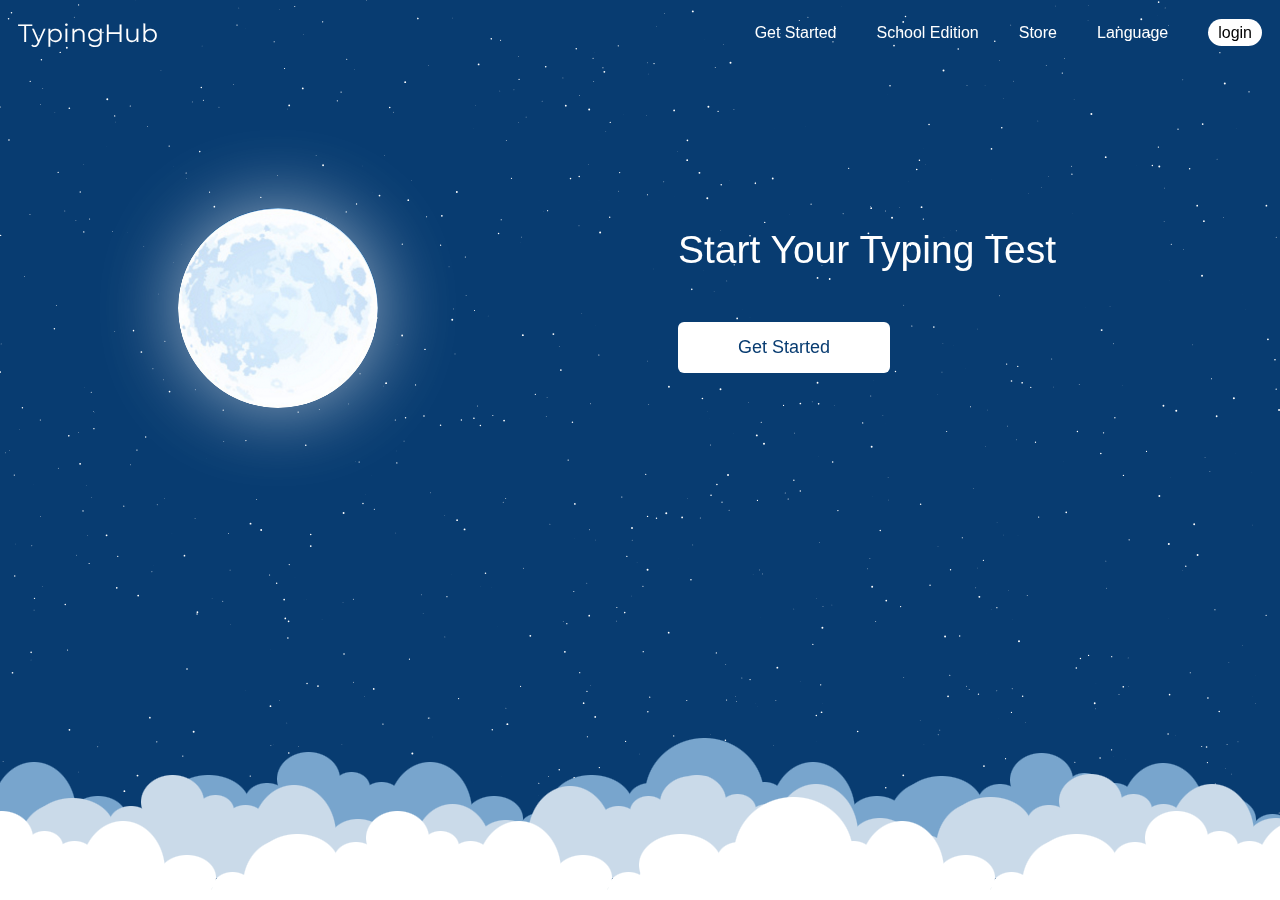
<file: index.html>
<!DOCTYPE html>
<html>
  <head>
    <meta charset="utf-8" />
    <meta http-equiv="X-UA-Compatible" content="IE=edge" />
    <meta name="viewport" content="width=device-width, initial-scale=1.0" />
    <title>Typingtest</title>
    <link rel="stylesheet" href="css/start.css" />
    <link rel="preconnect" href="https://fonts.googleapis.com" />
    <link rel="preconnect" href="https://fonts.gstatic.com" crossorigin />
    <link
      href="https://fonts.googleapis.com/css2?family=Cairo:wght@300;400;700&family=Jomhuria&family=Montserrat:wght@800&family=Open+Sans:wght@300;500;700&family=Roboto:wght@300;400;700&display=swap"
      rel="stylesheet"
    />
  </head>
  <body>
    <canvas id="canvas"></canvas>
    <div class="header">
      <div class="logo">TypingHub</div>
      <ul>
        <li><a href="#">Get Started</a></li>
        <li><a href="#">School Edition</a></li>
        <li><a href="#">Store</a></li>
        <li><a href="#">Language</a></li>
        <li class="login"><a href="#">login</a></li>
      </ul>
    </div>
    <div class="center" id="center">
      <img src="imgs/moon.png" alt="" />
      <div class="info">
        <p>Start Your Typing Test</p>
        <a class="start-btn" href="test.html">Get Started</a>
      </div>
    </div>
    <div class="clouds">
      <div class="cloud1"></div>
      <div class="cloud2"></div>
      <div class="cloud3"></div>
    </div>
    <script src="js/start.js"></script>
  </body>
</html>
</file>
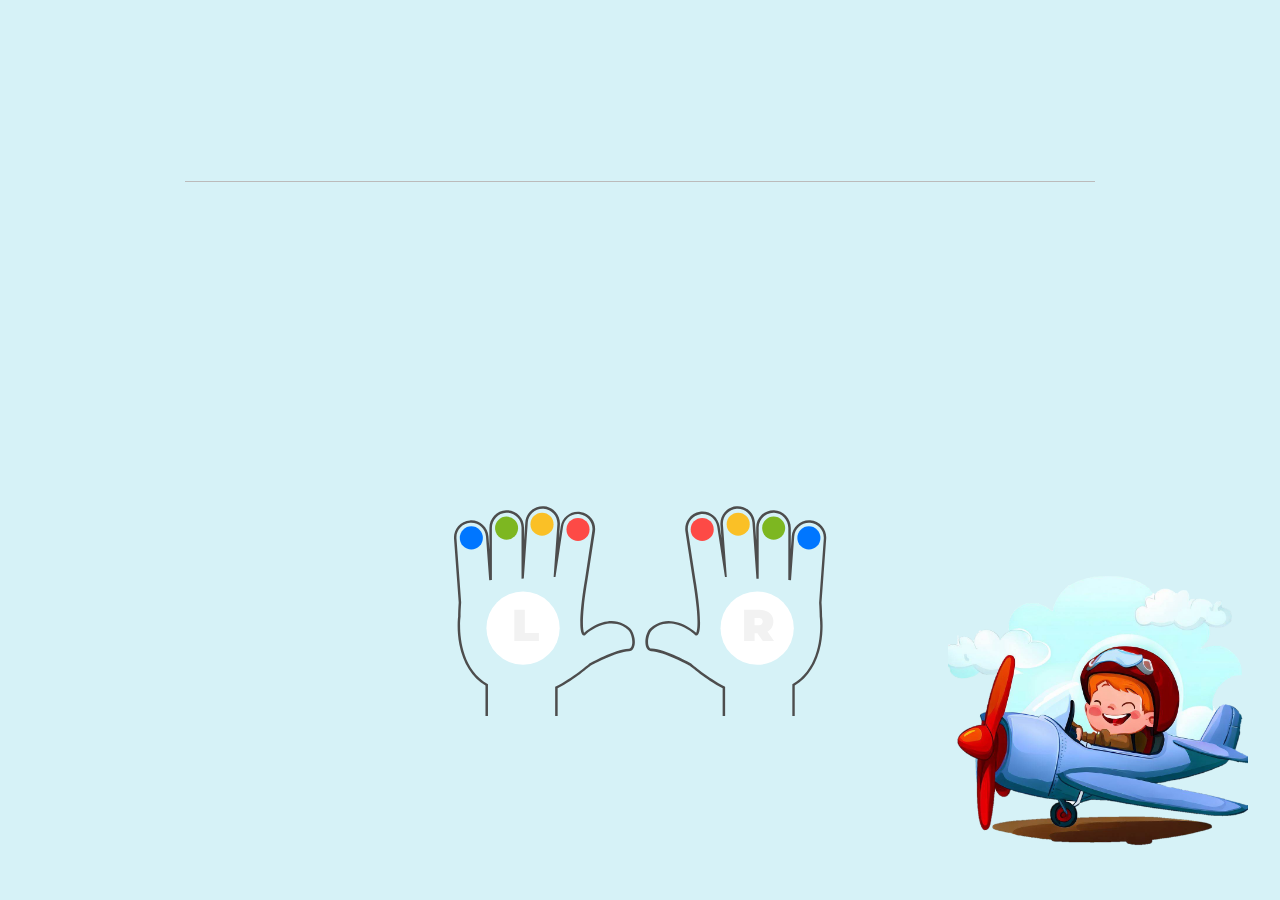
<file: test.html>
<!DOCTYPE html>
<html lang="en">
  <head>
    <meta charset="UTF-8" />
    <meta http-equiv="X-UA-Compatible" content="IE=edge" />
    <meta name="viewport" content="width=device-width, initial-scale=1.0" />
    <link rel="stylesheet" href="css/normalize.css" />

    <link rel="preconnect" href="https://fonts.googleapis.com" />
    <link rel="preconnect" href="https://fonts.gstatic.com" crossorigin />
    <link
      href="https://fonts.googleapis.com/css?family=Droid+Sans+Mono%7CMontserrat:800%7CRubik:300,400,700%7CRoboto+Mono:400"
      rel="stylesheet"
    />
    <link rel="preconnect" href="https://fonts.googleapis.com" />
    <link rel="preconnect" href="https://fonts.gstatic.com" crossorigin />
    <link
      href="https://fonts.googleapis.com/css2?family=Cairo:wght@300;400;700&family=Jomhuria&family=Montserrat:wght@800&family=Open+Sans:wght@300;500;700&family=Roboto:wght@300;400;700&family=Sofia+Sans+Condensed:wght@800&display=swap"
      rel="stylesheet"
    />
    <link rel="stylesheet" href="css/main.css" />
    <link rel="stylesheet" href="css/all.min.css" />
    <title>Typingtest</title>
  </head>
  <body>
    <div class="test-div">
      <div class="box">
        <div class="container"></div>
        <div class="range"></div>
      </div>
      <div class="hands">
        <img src="imgs/k_hands_en.svg" alt="" />
        <div class="left-hand">
          <div class="finger1">
            <img src="imgs/finger1.svg" alt="" />
          </div>
          <div class="finger2">
            <img src="imgs/finger2.svg" alt="" />
          </div>
          <div class="finger3">
            <img src="imgs/finger3.svg" alt="" />
          </div>
          <div class="finger4">
            <img src="imgs/finger4.svg" alt="" />
          </div>
          <div class="finger5">
            <img src="imgs/finger5.svg" alt="" />
          </div>
        </div>
        <div class="right-hand">
          <div class="finger6">
            <img src="imgs/finger6.svg" alt="" />
          </div>
          <div class="finger7">
            <img src="imgs/finger7.svg" alt="" />
          </div>
          <div class="finger8">
            <img src="imgs/finger8.svg" alt="" />
          </div>
          <div class="finger9">
            <img src="imgs/finger9.svg" alt="" />
          </div>
          <div class="finger10">
            <img src="imgs/finger10.svg" alt="" />
          </div>
        </div>
      </div>
      <div class="plane">
        <div class="info">
          <div class="speed">
            <span>speed</span>
            <span class="fast">14</span>
          </div>
          <div class="accuracy">
            <span>accuracy</span>
            <span class="percentage">100%</span>
          </div>
        </div>
        <img src="imgs/plane-boy.png" alt="" />
      </div>
      <div class="paload">
        <div class="box">
          <p>Please focus on your accuracy and try again.</p>
          <span>Restart lesson</span>
        </div>
      </div>
    </div>
    <div class="result-div">
      <div class="stars">
        <!-- <img src="imgs/done.png" class="done star3" alt="" />
        <img src="imgs/done.png" class="done star4" alt="" />
        <img src="imgs/not-done.png" class="not-done star5" alt="" /> -->
      </div>
      <div class="statics">
        <div class="accuracy">
          <div class="details">
            <div class="box">99%</div>
          </div>
        </div>
        <div class="time">
          <div class="time-num">
            <span class="time-result">1:32</span>
            <span class="minutes">min:seconds</span>
          </div>
        </div>
        <div class="speed-main">
          <div class="speed-statics">
            <div class="speed-num">
              <span class="speed-result">38</span><span class="wpm">wpm</span>
            </div>
          </div>
        </div>
      </div>
      <div class="footer">
        <span class="try-again">Try again</span>
      </div>
    </div>
    <script src="js/main.js"></script>
  </body>
</html>
</file>
<file: css/start.css>
* {
  box-sizing: border-box;
}
body {
  background-color: rgb(8, 60, 113);
  overflow: hidden;
}
canvas {
  width: 100%;
  height: 100%;
  top: 0;
  left: 0;
  position: absolute;
  z-index: -1;
}

/* start header  */
.header {
  display: flex;
  max-width: 100%;
  justify-content: space-between;

  align-items: center;
  color: white;
  padding: 10px;
}
@media (max-width: 767px) {
  .header {
    max-width: 100%;
  }
}
.header .logo {
  font-family: "Montserrat";
  font-size: 25px;
}
.header ul {
  flex: 1;
  display: flex;
  justify-content: end;
  align-items: center;
  list-style: none;
  margin: 0;
  gap: 40px;
}
@media (max-width: 767px) {
  .header ul {
    width: 50px;
  }
}

@media (max-width: 767px) {
  .header ul li:not(.login) a {
    display: none;
  }
}
.header ul li a {
  color: white;
  font-size: 16px;
  font-weight: 400;
  text-decoration: none;
  font-family: "Lato", "Helvetica Neue", Helvetica, Arial, sans-serif;
  cursor: pointer;
}
.header ul li a:hover {
  text-decoration: underline;
}
.header ul .login a {
  background-color: white;
  padding: 5px 10px;
  color: black;
  border-radius: 15px;
  -webkit-border-radius: 15px;
  -moz-border-radius: 15px;
  -ms-border-radius: 15px;
  -o-border-radius: 15px;
}

/* end header  */

/* start center  */
.center {
  display: flex;
  align-items: center;
  margin-top: 150px;
  gap: 300px;
}
@media (max-width: 767px) {
  .center {
    flex-direction: column;
    justify-content: flex-end;
    align-items: flex-start;
    gap: 20px;
    margin-top: 11px;
  }
}
.center img {
  width: 200px;
  margin-left: 170px;
  border-radius: 50%;
  box-shadow: 0 0 80px rgba(255, 255, 255, 0.6);
  -webkit-border-radius: 50%;
  -moz-border-radius: 50%;
  -ms-border-radius: 50%;
  -o-border-radius: 50%;
}
@media (max-width: 767px) {
  .center img {
    margin-left: 80px;
  }
}
.center .info {
  display: flex;
  flex-direction: column;
  font-family: "Lato", "Helvetica Neue", Helvetica, Arial, sans-serif;
  color: white;
  height: 200px;
}
@media (max-width: 767px) {
  .center .info {
    margin: 20px;
  }
}
.center .info p {
  font-size: 39px;
  margin: 20px 0 50px;
  padding-right: 5px;

  border-right: 2px solid transparent;

  animation: flashing 0.3s infinite;
  -webkit-animation: flashing 0.8s infinite;
}
.center .info a {
  background-color: white;
  cursor: pointer;
  color: rgb(8, 60, 113);
  padding: 15px 60px;
  border-radius: 6px;
  -webkit-border-radius: 6px;
  -moz-border-radius: 6px;
  -ms-border-radius: 6px;
  -o-border-radius: 6px;
  width: fit-content;
  font-size: 18px;
  transition: 0.3s;
  -webkit-transition: 0.3s;
  -moz-transition: 0.3s;
  -ms-transition: 0.3s;
  -o-transition: 0.3s;
  text-decoration: none;
}
.center .info a:hover {
  box-shadow: 0 0 80px rgb(70, 129, 129);
}
/* end center  */
/* start clouds  */
.clouds div {
  position: absolute;
}

.cloud1,
.cloud2,
.cloud3 {
  width: 100%;
  height: 120px;
}
.cloud1 {
  background-image: url("../imgs/clouds3.png");
  left: 0;
  background-repeat: repeat-x;
  background-size: cover;
  animation: cloud1 600s linear;
  -webkit-animation: cloud1 600s linear;
  transition: 0.3;
  -webkit-transition: 0.3;
  -moz-transition: 0.3;
  -ms-transition: 0.3;
  -o-transition: 0.3;
  bottom: 44px;
  z-index: 1;
}
.cloud2 {
  background-image: url("../imgs/clouds1.png");
  left: 0;
  z-index: 2;
  bottom: 22px;
}
.cloud3 {
  background-image: url("../imgs/clouds2.png");
  left: 0;
  z-index: 3;
  bottom: 0px;
  background-repeat: repeat-x;
  background-size: cover;
  animation: cloud2 600s linear;
  -webkit-animation: cloud2 600s linear;
  transition: 0.3;
  -webkit-transition: 0.3;
  -moz-transition: 0.3;
  -ms-transition: 0.3;
  -o-transition: 0.3;
}
/* end clouds  */

@keyframes cloud1 {
  100% {
    background-position-x: 10000px;
  }
}
@keyframes cloud2 {
  100% {
    background-position-x: -10000px;
  }
}

@keyframes flashing {
  100% {
    border-right: 2px solid white;
  }
}
</file>
<file: css/main.css>
* {
  box-sizing: border-box;
}
:root {
  --back-ground-color: rgb(214, 242, 247);
  --right-color: rgb(166, 220, 233);
  --wrong-color: rgb(255, 152, 135);
  --waswrong-color: rgb(170, 224, 120);
}
body {
  font-family: "Droid Sans Mono";
}

.test-div {
  background-color: var(--back-ground-color);
  display: flex;
  flex-direction: column;
  align-items: center;
  justify-content: space-around;
  padding: 20px;
  height: 100vh;
}
@media (max-width: 767px) {
  .test-div {
    justify-content: flex-start;
  }
}
.test-div.de-active {
  display: none;
}
.container {
  z-index: 2;
  max-width: 910px;
  line-height: 1.5;
  font-size: 35px;
  height: 0;
  overflow: hidden;
  border-bottom: 1px solid #bbb;
  color: rgb(85, 85, 85);
  letter-spacing: 1px;
  animation: bounce 2s 2s ease-in-out forwards;
  -webkit-animation: bounce 2s 2s ease-in-out forwards;
  transition: 0.5s;
  -webkit-transition: 0.5s;
  -moz-transition: 0.5s;
  -ms-transition: 0.5s;
  -o-transition: 0.5s;
}
@media (max-width: 767px) {
  .container {
    font-size: 25px;
  }
}
.container.active {
  animation: bounce 2s 2s ease-in-out forwards;
  -webkit-animation: bounce 2s 2s ease-in-out forwards;
}
.box {
  position: relative;
}
.box .range {
  content: "";
  position: absolute;
  left: 0;
  bottom: 0px;
  width: 0%;
  height: 2px;
  background-color: rgb(0, 118, 255);
  transition: 0.5s;
  -webkit-transition: 0.5s;
  -moz-transition: 0.5s;
  -ms-transition: 0.5s;
  -o-transition: 0.5s;
}
.container span {
  margin-left: 1px;
  transition: 0.1s;
  -webkit-transition: 0.1s;
  -moz-transition: 0.1s;
  -ms-transition: 0.1s;
  -o-transition: 0.1s;
  border-radius: 4px;
  -webkit-border-radius: 4px;
  -moz-border-radius: 4px;
  -ms-border-radius: 4px;
  -o-border-radius: 4px;
}

.right {
  background-color: var(--right-color);
}
.wrong {
  background-color: var(--wrong-color);
}

.wasWrong.right {
  background-color: var(--waswrong-color);
}
.here {
  border-bottom: 4px solid rgb(41, 171, 226);
}

/* start hands */
.hands {
  width: 380px;
  position: relative;
  z-index: 1;
}
@media (max-width: 767px) {
  .hands {
    display: none;
  }
}
.hands::before {
  content: "";
  position: absolute;
  width: 60px;
  height: 60px;
  background-color: white;
  opacity: 1;
  z-index: -1;
  border-radius: 50%;
  -webkit-border-radius: 50%;
  -moz-border-radius: 50%;
  -ms-border-radius: 50%;
  -o-border-radius: 50%;
  top: 89px;
  left: 43px;
}
.hands::after {
  content: "";
  position: absolute;
  width: 60px;
  height: 60px;
  background-color: white;
  opacity: 1;
  z-index: -1;
  border-radius: 50%;
  -webkit-border-radius: 50%;
  -moz-border-radius: 50%;
  -ms-border-radius: 50%;
  -o-border-radius: 50%;
  top: 89px;
  right: 43px;
}
.hands img {
  width: 100%;
}

.hands .left-hand .finger1 img,
.hands .left-hand .finger2 img,
.hands .left-hand .finger3 img,
.hands .left-hand .finger4 img,
.hands .left-hand .finger5 img,
.hands .right-hand .finger6 img,
.hands .right-hand .finger7 img,
.hands .right-hand .finger8 img,
.hands .right-hand .finger9 img,
.hands .right-hand .finger10 img {
  position: absolute;
  top: 0px;
  left: 0px;
  display: none;
}
.hands .left-hand .finger1 img.active,
.hands .left-hand .finger2 img.active,
.hands .left-hand .finger3 img.active,
.hands .left-hand .finger4 img.active,
.hands .left-hand .finger5 img.active,
.hands .right-hand .finger6 img.active,
.hands .right-hand .finger7 img.active,
.hands .right-hand .finger8 img.active,
.hands .right-hand .finger9 img.active,
.hands .right-hand .finger10 img.active {
  display: block;
}

/* info  */
.plane {
  width: 400px;
  position: absolute;
  bottom: 40px;
  right: 40px;
  display: flex;
  gap: 40px;
}

.info {
  color: rgb(136, 136, 136);
  display: flex;
  flex-direction: column;
  justify-content: center;
  align-items: center;
  gap: 20px;
  opacity: 0;
  transition: 0.5s;
  -webkit-transition: 0.5s;
  -moz-transition: 0.5s;
  -ms-transition: 0.5s;
  -o-transition: 0.5s;
}
.info.active {
  opacity: 1;
}
.info .speed,
.info .accuracy {
  display: flex;
  flex-direction: column;
  gap: 5px;
  text-align: center;
}
.info .speed span,
.info .accuracy span {
  font-size: 12px;
}
.info .speed .fast,
.info .accuracy .percentage {
  font-size: 28px;
  position: relative;
}
.info .speed .fast::before {
  content: "wpm";
  position: absolute;
  font-size: 12px;
  top: -5px;
  right: -18px;
}
.plane img {
  width: 300px;
  transform: scaleX(-1);

  -webkit-transform: scaleX(-1);
  -moz-transform: scaleX(-1);
  -ms-transform: scaleX(-1);
  -o-transform: scaleX(-1);
}
@media (max-width: 991px) {
  .plane {
    display: none;
  }
}
.widget {
  position: absolute;
  z-index: 1;
  width: 300px;
  top: 0;
}
/* cover on the screen  */
.paload {
  width: 100%;
  height: 100%;
  position: absolute;
  background-color: #0000004a;
  top: 0;
  left: 0;
  z-index: 100;
  display: none;
}
.paload.active {
  display: block;
}
.paload .box {
  width: 100%;
  height: 200px;
  background-color: black;
  margin-top: 250px;
  display: flex;
  flex-direction: column;
  justify-content: center;
  align-items: center;
}
.paload .box p {
  color: rgb(75, 75, 75);
  font-size: 18px;
}
.paload .box span {
  background-color: white;
  padding: 10px;
  border-radius: 6px;
  -webkit-border-radius: 6px;
  -moz-border-radius: 6px;
  -ms-border-radius: 6px;
  -o-border-radius: 6px;
  cursor: pointer;
}
/* start result div  */

.result-div {
  height: 100vh;
  background-color: rgb(61, 94, 135);
  justify-content: flex-start;
  flex-direction: column;
  align-items: center;
  position: relative;
  display: none;
  transform: 0.3s;
  -webkit-transform: 0.3s;
  -moz-transform: 0.3s;
  -ms-transform: 0.3s;
  -o-transform: 0.3s;
}
@media (max-width: 767px) {
  .result-div {
    justify-content: space-between;
    height: 119vh;
  }
}
.result-div.active {
  display: flex;
}
/* start stars  */
.result-div .stars {
  margin-top: 200px;
  width: 300px;
  transition: 0.3s;
  -webkit-transition: 0.3s;
  -moz-transition: 0.3s;
  -ms-transition: 0.3s;
  -o-transition: 0.3s;
  display: flex;
}
.result-div .stars img.active {
  animation: stars 0.3s linear;
  -webkit-animation: stars 0.3s linear;
}
@media (max-width: 767px) {
  .result-div .stars {
    margin-top: 60px;
  }
}
.result-div img {
  width: 50px;
  margin: 0;
}

.result-div .stars .star2 {
  transform: translateY(-30px);
  -webkit-transform: translateY(-30px);
  -moz-transform: translateY(-30px);
  -ms-transform: translateY(-30px);
  -o-transform: translateY(-30px);
}
.result-div .stars .star3 {
  transform: translateY(-50px);
  -webkit-transform: translateY(-50px);
  -moz-transform: translateY(-50px);
  -ms-transform: translateY(-50px);
  -o-transform: translateY(-50px);
}
.result-div .stars .star4 {
  transform: translateY(-30px);
  -webkit-transform: translateY(-30px);
  -moz-transform: translateY(-30px);
  -ms-transform: translateY(-30px);
  -o-transform: translateY(-30px);
}
/* end stars  */
/* start stiatics  */
.statics {
  display: flex;
  gap: 20px;
}
@media (max-width: 767px) {
  .statics {
    flex-direction: column;
    align-items: center;
    gap: 50px;
  }
}
.accuracy {
  position: relative;
}
.details {
  position: relative;
  width: 180px;
  height: 180px;
  border: 5px solid rgb(61, 94, 135);
  outline: 3px solid rgb(215, 174, 61);
  border-radius: 50%;
  transform: rotate(260deg);
  -webkit-transform: rotate(260deg);
  -moz-transform: rotate(260deg);
  -ms-transform: rotate(260deg);
  -o-transform: rotate(260deg);
  display: flex;
  justify-content: center;
  align-items: center;
  background-color: rgb(66, 102, 150);
}

.line {
  position: absolute;
  top: 50%;
  left: 50%;
  width: 1px;
  height: calc(50% - 1px);
  background-color: white;
  transform-origin: top;
  z-index: -1;
}

.details .box {
  width: 140px;
  height: 140px;
  background-color: rgb(61, 94, 135);
  border-radius: 50%;
  -webkit-border-radius: 50%;
  -moz-border-radius: 50%;
  -ms-border-radius: 50%;
  -o-border-radius: 50%;
  transform: rotate(-260deg);
  -webkit-transform: rotate(-260deg);
  -moz-transform: rotate(-260deg);
  -ms-transform: rotate(-260deg);
  -o-transform: rotate(-260deg);
  color: white;
  display: flex;
  justify-content: center;
  align-items: center;
  font-size: 60px;
  font-family: "Sofia Sans Condensed";
  font-weight: bold;
}
.statics .time {
  width: 107px;
  height: 107px;
  background-color: rgb(66, 102, 150);
  border-radius: 50%;
  -webkit-border-radius: 50%;
  -moz-border-radius: 50%;
  -ms-border-radius: 50%;
  -o-border-radius: 50%;
  display: flex;
  justify-content: center;
  align-items: center;
  font-family: "Sofia Sans Condensed";
  font-size: 30px;
  color: white;
  position: relative;
  z-index: 2;
}
.statics .time .time-num {
  position: relative;
  z-index: 16;
  background-color: rgb(61, 94, 135);
  width: 80px;
  height: 80px;
  border-radius: 50%;
  display: flex;
  justify-content: center;
  align-items: center;
  border: 10px solid rgb(39, 75, 115);
  display: flex;
  flex-direction: column;
}
.statics .time .time-num .minutes {
  font-size: 7px;
  color: rgb(116, 174, 206);
}
.speed-main {
  border: 3px solid;
  border-color: rgb(255, 161, 0) rgb(255, 161, 0) transparent transparent;
  border-radius: 50%;
  transform: rotate(-47deg);
  -webkit-border-radius: 50%;
  -moz-border-radius: 50%;
  -ms-border-radius: 50%;
  -o-border-radius: 50%;
}
.speed-statics {
  width: 180px;
  height: 180px;
  border-radius: 50%;
  position: relative;
  z-index: 0;
  border: 5px solid rgb(61, 94, 135);
  transform: rotate(0deg);
  -webkit-transform: rotate(0deg);
  -moz-transform: rotate(0deg);
  -ms-transform: rotate(0deg);
  -o-transform: rotate(0deg);
  background-color: rgb(66, 102, 150);
  display: flex;
  align-items: center;
  justify-content: center;
}
.speed-num {
  width: 140px;
  height: 140px;
  border-radius: 50%;
  background-color: rgb(61, 94, 135);
  -webkit-border-radius: 50%;
  -moz-border-radius: 50%;
  -ms-border-radius: 50%;
  -o-border-radius: 50%;
  transform: rotate(47deg);
  -webkit-transform: rotate(47deg);
  -moz-transform: rotate(47deg);
  -ms-transform: rotate(47deg);
  -o-transform: rotate(47deg);
  display: flex;
  justify-content: center;
  align-items: center;
  flex-direction: column;
  font-family: "Sofia Sans Condensed";
  font-size: 50px;
  color: white;
  position: relative;
}
.speed-num .wpm {
  font-size: 20px;
  color: rgb(117, 178, 210);
}
.accuracy::before {
  content: "accuracy";
}
.time::before {
  content: "duration";
}

.time::before,
.accuracy::before,
.speed-num::before {
  bottom: -30px;
  position: absolute;

  left: 50%;
  color: white;
  font-size: 16px;
  font-weight: bold;
  transform: translatex(-50%);
  -webkit-transform: translatex(-50%);
  -moz-transform: translatex(-50%);
  -ms-transform: translatex(-50%);
  -o-transform: translatex(-50%);
}
.speed-num::before {
  content: "speed";
  bottom: -60px;
  font-size: 20px;
}
/* end stiatics  */

/* start footer  */
.footer {
  position: absolute;
  bottom: 0;
  left: 0;
  z-index: 4978372932;
  width: 100%;
  height: 90px;
  background-color: white;
  display: flex;
  justify-content: center;
  align-items: center;
}
@media (max-width: 767px) {
  .footer {
    height: 97px;
    position: relative;
    justify-self: flex-end;
  }
}
.footer span {
  padding: 10px 30px;
  background-color: rgb(14, 177, 104);
  color: white;
  border-radius: 60px;
  -webkit-border-radius: 60px;
  -moz-border-radius: 60px;
  -ms-border-radius: 60px;
  -o-border-radius: 60px;
  font-size: 14px;
  cursor: pointer;
}
.footer span:hover {
  background-color: rgb(9, 125, 74);
}
/* end footer  */
/* end result div  */

@keyframes dash {
  to {
    stroke-dashoffset: calc(1000 - (var(--percentage) / 100) * 1000);
  }
}
/* start animation */

@keyframes bounce {
  0% {
    height: 0;
  }
  25% {
    height: 317px;
  }
  50% {
    height: 250px;
  }
  75% {
    height: 317px;
  }
  100% {
    height: 317px;
  }
}

@keyframes stars {
  to {
    transform: scale(1.1);
    -webkit-transform: scale(1.1);
    -moz-transform: scale(1.1);
    -ms-transform: scale(1.1);
    -o-transform: scale(1.1);
  }
}
</file>
